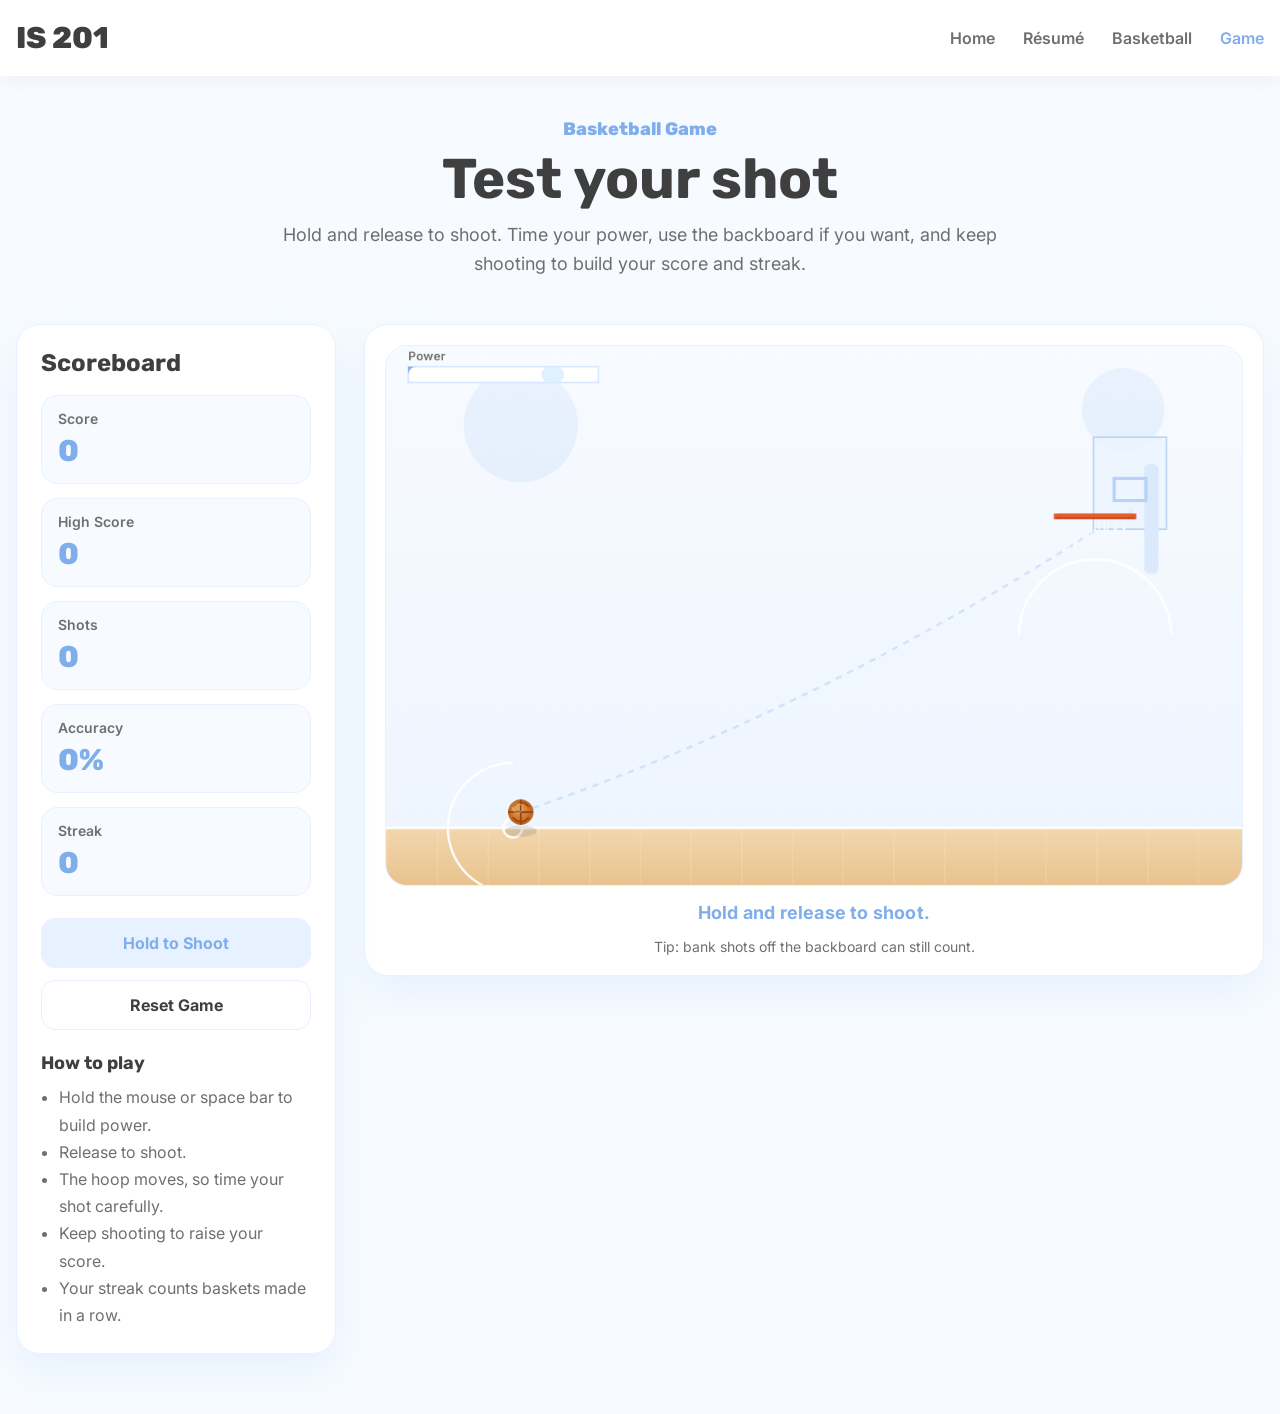
<file: game.html>
<!DOCTYPE html>
<html lang="en">
<head>
  <meta charset="UTF-8" />
  <meta name="viewport" content="width=device-width, initial-scale=1.0" />
  <title>IS 201 | Basketball Game</title>

  <link rel="preconnect" href="https://fonts.googleapis.com">
  <link rel="preconnect" href="https://fonts.gstatic.com" crossorigin>
  <link href="https://fonts.googleapis.com/css2?family=Inter:wght@400;500;600;700;800&family=Rubik:wght@600;700;800&display=swap" rel="stylesheet">

  <style>
    :root {
      --primary-font: "Rubik", sans-serif;
      --secondary-font: "Inter", sans-serif;
      --primary-color: #3f3f3f;
      --secondary-color: #7faeeb;
      --soft-blue: #e8f1ff;
      --bg-color: #f7fbff;
      --card-color: #ffffff;
      --text-color: #6f6f6f;
      --nav-shadow: 0 0 24px rgba(0, 0, 0, 0.06);
      --card-shadow: 0 18px 40px rgba(127, 174, 235, 0.12);
      --court-wood-1: #f2d7ae;
      --court-wood-2: #e9c38e;
      --court-line: rgba(255,255,255,0.95);
      --rim-main: #e45d2b;
      --rim-dark: #c6491d;
    }

    * {
      box-sizing: border-box;
    }

    body {
      margin: 0;
      font-family: var(--secondary-font);
      background: var(--bg-color);
      color: var(--primary-color);
    }

    a {
      text-decoration: none;
      color: inherit;
    }

    .navbar {
      background: var(--card-color);
      box-shadow: var(--nav-shadow);
      padding: 20px 0;
      position: sticky;
      top: 0;
      z-index: 100;
    }

    .container {
      width: min(1320px, calc(100% - 32px));
      margin: 0 auto;
    }

    .nav-inner {
      display: flex;
      align-items: center;
      justify-content: space-between;
      gap: 24px;
      flex-wrap: wrap;
    }

    .brand {
      font-family: var(--primary-font);
      font-size: 30px;
      font-weight: 800;
      color: var(--primary-color);
    }

    .nav-links {
      display: flex;
      align-items: center;
      gap: 28px;
      flex-wrap: wrap;
    }

    .nav-links a {
      font-weight: 600;
      color: var(--text-color);
      transition: 0.25s ease;
    }

    .nav-links a:hover,
    .nav-links a.active {
      color: var(--secondary-color);
    }

    .hero {
      padding: 42px 0 18px;
      text-align: center;
    }

    .eyebrow {
      color: var(--secondary-color);
      font-weight: 800;
      font-family: var(--primary-font);
      font-size: 18px;
      margin-bottom: 10px;
    }

    h1 {
      margin: 0 0 12px;
      font-family: var(--primary-font);
      font-size: clamp(34px, 5vw, 56px);
      line-height: 1.05;
    }

    .subtext {
      margin: 0 auto;
      max-width: 760px;
      color: var(--text-color);
      font-size: 18px;
      line-height: 1.6;
    }

    .game-layout {
      padding: 28px 0 60px;
    }

    .game-grid {
      display: grid;
      grid-template-columns: 320px 1fr;
      gap: 28px;
      align-items: start;
    }

    .card {
      background: var(--card-color);
      border: 1px solid var(--soft-blue);
      border-radius: 24px;
      box-shadow: var(--card-shadow);
    }

    .sidebar {
      padding: 24px;
      position: sticky;
      top: 104px;
    }

    .sidebar h2 {
      margin: 0 0 18px;
      font-family: var(--primary-font);
      font-size: 24px;
    }

    .stat-box {
      display: grid;
      gap: 14px;
      margin-bottom: 22px;
    }

    .stat {
      background: var(--bg-color);
      border: 1px solid var(--soft-blue);
      border-radius: 16px;
      padding: 14px 16px;
    }

    .stat-label {
      color: var(--text-color);
      font-size: 14px;
      font-weight: 600;
      margin-bottom: 6px;
    }

    .stat-value {
      font-family: var(--primary-font);
      font-size: 30px;
      font-weight: 800;
      color: var(--secondary-color);
    }

    .btn-row {
      display: grid;
      gap: 12px;
      margin-bottom: 22px;
    }

    button {
      border: none;
      cursor: pointer;
      font-family: var(--secondary-font);
      font-size: 16px;
      font-weight: 700;
      border-radius: 14px;
      padding: 14px 16px;
      transition: 0.2s ease;
    }

    .primary-btn {
      background: var(--soft-blue);
      color: var(--secondary-color);
      border: 1px solid var(--soft-blue);
    }

    .primary-btn:hover {
      transform: translateY(-1px);
      background: var(--secondary-color);
      color: #fff;
    }

    .secondary-btn {
      background: var(--card-color);
      color: var(--primary-color);
      border: 1px solid var(--soft-blue);
    }

    .secondary-btn:hover {
      transform: translateY(-1px);
      border-color: var(--secondary-color);
      color: var(--secondary-color);
    }

    .instructions {
      margin-top: 12px;
    }

    .instructions h3 {
      margin: 0 0 10px;
      font-size: 18px;
      font-family: var(--primary-font);
    }

    .instructions ul {
      margin: 0;
      padding-left: 18px;
      color: var(--text-color);
      line-height: 1.7;
    }

    .game-card {
      padding: 20px;
    }

    .canvas-wrap {
      position: relative;
      background: linear-gradient(180deg, #f8fbff 0%, #edf5ff 100%);
      border-radius: 22px;
      overflow: hidden;
      border: 1px solid var(--soft-blue);
    }

    canvas {
      display: block;
      width: 100%;
      height: auto;
    }

    .message {
      text-align: center;
      margin-top: 16px;
      min-height: 28px;
      font-weight: 700;
      color: var(--secondary-color);
      letter-spacing: 0.2px;
      font-size: 18px;
    }

    .footer-note {
      margin-top: 8px;
      text-align: center;
      color: var(--text-color);
      font-size: 14px;
    }

    @media (max-width: 1024px) {
      .game-grid {
        grid-template-columns: 1fr;
      }

      .sidebar {
        position: static;
      }
    }

    @media (max-width: 640px) {
      .nav-inner {
        justify-content: center;
      }

      .nav-links {
        justify-content: center;
      }

      .container {
        width: min(100%, calc(100% - 20px));
      }
    }
  </style>
</head>
<body>
  <header class="navbar">
    <div class="container nav-inner">
      <a class="brand" href="../index.html">IS 201</a>
      <nav class="nav-links">
        <a href="../index.html">Home</a>
        <a href="./about.html">Résumé</a>
        <a href="./scratchpage.html">Basketball</a>
        <a class="active" href="./game.html">Game</a>
      </nav>
    </div>
  </header>

  <section class="hero">
    <div class="container">
      <div class="eyebrow">Basketball Game</div>
      <h1>Test your shot</h1>
      <p class="subtext">
        Hold and release to shoot. Time your power, use the backboard if you want,
        and keep shooting to build your score and streak.
      </p>
    </div>
  </section>

  <section class="game-layout">
    <div class="container game-grid">
      <aside class="card sidebar">
        <h2>Scoreboard</h2>

        <div class="stat-box">
          <div class="stat">
            <div class="stat-label">Score</div>
            <div class="stat-value" id="score">0</div>
          </div>

          <div class="stat">
            <div class="stat-label">High Score</div>
            <div class="stat-value" id="highScore">0</div>
          </div>

          <div class="stat">
            <div class="stat-label">Shots</div>
            <div class="stat-value" id="shots">0</div>
          </div>

          <div class="stat">
            <div class="stat-label">Accuracy</div>
            <div class="stat-value" id="accuracy">0%</div>
          </div>

          <div class="stat">
            <div class="stat-label">Streak</div>
            <div class="stat-value" id="streak">0</div>
          </div>
        </div>

        <div class="btn-row">
          <button class="primary-btn" id="shootBtn">Hold to Shoot</button>
          <button class="secondary-btn" id="resetBtn">Reset Game</button>
        </div>

        <div class="instructions">
          <h3>How to play</h3>
          <ul>
            <li>Hold the mouse or space bar to build power.</li>
            <li>Release to shoot.</li>
            <li>The hoop moves, so time your shot carefully.</li>
            <li>Keep shooting to raise your score.</li>
            <li>Your streak counts baskets made in a row.</li>
          </ul>
        </div>
      </aside>

      <div class="card game-card">
        <div class="canvas-wrap">
          <canvas id="gameCanvas" width="1080" height="680"></canvas>
        </div>
        <div class="message" id="message">Hold and release to shoot.</div>
        <div class="footer-note">Tip: bank shots off the backboard can still count.</div>
      </div>
    </div>
  </section>

  <script>
    const canvas = document.getElementById("gameCanvas");
    const ctx = canvas.getContext("2d");

    const scoreEl = document.getElementById("score");
    const highScoreEl = document.getElementById("highScore");
    const shotsEl = document.getElementById("shots");
    const accuracyEl = document.getElementById("accuracy");
    const streakEl = document.getElementById("streak");
    const messageEl = document.getElementById("message");
    const shootBtn = document.getElementById("shootBtn");
    const resetBtn = document.getElementById("resetBtn");

    const gravity = 0.24;
    const floorY = canvas.height - 92;
    const bounceDamp = 0.72;
    const rimBounce = 0.82;
    const backboardBounce = 0.82;
    const friction = 0.995;
    const stopVelocity = 1.15;
    const maxShotTime = 360;

    let score = 0;
    let highScore = 0;
    let shots = 0;
    let streak = 0;

    let charging = false;
    let power = 0;
    let powerDirection = 1;
    const minPower = 0.35;
    const maxPower = 1.0;
    const perfectMin = 0.70;
    const perfectMax = 0.82;

    let scoredThisShot = false;
    let ballBehindRim = false;
    let shotFrames = 0;

    const ball = {
      x: 170,
      y: floorY,
      radius: 16,
      vx: 0,
      vy: 0,
      inAir: false,
      rotation: 0
    };

    const hoop = {
      x: 760,
      y: 215,
      width: 104,
      frontRimX: 0,
      backRimX: 0,
      rimY: 0,
      backboardX: 0,
      backboardY: 0,
      backboardW: 18,
      backboardH: 138,
      direction: 1,
      speed: 1.4,
      moveMin: 650,
      moveMax: 980
    };

    function updateHoopGeometry() {
      hoop.frontRimX = hoop.x;
      hoop.backRimX = hoop.x + hoop.width;
      hoop.rimY = hoop.y;
      hoop.backboardX = hoop.backRimX + 10;
      hoop.backboardY = hoop.y - 66;
    }

    updateHoopGeometry();

    function updateStats() {
      scoreEl.textContent = score;
      highScoreEl.textContent = highScore;
      shotsEl.textContent = shots;
      streakEl.textContent = streak;
      const accuracy = shots === 0 ? 0 : Math.round((score / shots) * 100);
      accuracyEl.textContent = accuracy + "%";
    }

    function setMessage(text) {
      messageEl.textContent = text;
    }

    function readyNextShot() {
      ball.x = 170;
      ball.y = floorY;
      ball.vx = 0;
      ball.vy = 0;
      ball.inAir = false;
      ball.rotation = 0;
      charging = false;
      power = 0;
      powerDirection = 1;
      scoredThisShot = false;
      ballBehindRim = false;
      shotFrames = 0;
    }

    function resetGame() {
      score = 0;
      shots = 0;
      streak = 0;
      updateStats();
      readyNextShot();
      setMessage("Game reset. Hold and release to shoot.");
    }

    function startCharge() {
      if (ball.inAir || charging) return;
      charging = true;
      power = minPower;
      powerDirection = 1;
      setMessage("Charging...");
    }

    function releaseShot() {
      if (!charging || ball.inAir) return;

      charging = false;
      shots += 1;
      scoredThisShot = false;
      ballBehindRim = false;
      shotFrames = 0;

      const targetX = hoop.x + hoop.width / 2;
      const dx = targetX - ball.x;
      const perfectRelease = power >= perfectMin && power <= perfectMax;

      const horizontalScale = perfectRelease ? 74 : 67;
      const liftBoost = perfectRelease ? 1.06 : 1;

      ball.vx = (dx / horizontalScale) * (0.94 + power * 0.20);
      ball.vy = -(8.8 + power * 5.8) * liftBoost;
      ball.inAir = true;

      updateStats();

      if (perfectRelease) {
        setMessage("Perfect release.");
      } else if (power < 0.48) {
        setMessage("A little light.");
      } else if (power > 0.90) {
        setMessage("A little strong.");
      } else {
        setMessage("Shot up...");
      }
    }

    function drawRoundedRect(x, y, w, h, r, fillStyle) {
      ctx.beginPath();
      ctx.moveTo(x + r, y);
      ctx.arcTo(x + w, y, x + w, y + h, r);
      ctx.arcTo(x + w, y + h, x, y + h, r);
      ctx.arcTo(x, y + h, x, y, r);
      ctx.arcTo(x, y, x + w, y, r);
      ctx.closePath();
      ctx.fillStyle = fillStyle;
      ctx.fill();
    }

    function drawCourt() {
      const sky = ctx.createLinearGradient(0, 0, 0, canvas.height);
      sky.addColorStop(0, "#f8fbff");
      sky.addColorStop(1, "#edf5ff");
      ctx.fillStyle = sky;
      ctx.fillRect(0, 0, canvas.width, canvas.height);

      ctx.fillStyle = "rgba(127, 174, 235, 0.12)";
      ctx.beginPath();
      ctx.arc(170, 100, 72, 0, Math.PI * 2);
      ctx.fill();

      ctx.beginPath();
      ctx.arc(930, 80, 52, 0, Math.PI * 2);
      ctx.fill();

      const wood = ctx.createLinearGradient(0, floorY + 20, 0, canvas.height);
      wood.addColorStop(0, "#f2d7ae");
      wood.addColorStop(1, "#e9c38e");

      ctx.fillStyle = wood;
      ctx.fillRect(0, floorY + 20, canvas.width, canvas.height - (floorY + 20));

      ctx.fillStyle = "rgba(255,255,255,0.12)";
      for (let i = 0; i < 18; i++) {
        ctx.fillRect(i * 64, floorY + 20, 2, canvas.height - floorY);
      }

      ctx.strokeStyle = "rgba(255,255,255,0.95)";
      ctx.lineWidth = 3;

      ctx.beginPath();
      ctx.moveTo(0, floorY + 20);
      ctx.lineTo(canvas.width, floorY + 20);
      ctx.stroke();

      ctx.beginPath();
      ctx.arc(160, floorY + 20, 82, Math.PI * 1.5, Math.PI * 0.5, true);
      ctx.stroke();

      ctx.beginPath();
      ctx.arc(160, floorY + 20, 12, 0, Math.PI * 2);
      ctx.stroke();

      ctx.beginPath();
      ctx.arc(hoop.x + hoop.width / 2, hoop.y + 150, 96, Math.PI, 0);
      ctx.stroke();
    }

    function drawBackboard() {
      drawRoundedRect(hoop.backboardX - 64, hoop.backboardY - 34, 92, 116, 10, "rgba(236,245,255,0.82)");
      ctx.strokeStyle = "rgba(186, 211, 243, 0.95)";
      ctx.lineWidth = 2;
      ctx.strokeRect(hoop.backboardX - 64, hoop.backboardY - 34, 92, 116);

      drawRoundedRect(hoop.backboardX, hoop.backboardY, hoop.backboardW, hoop.backboardH, 7, "#dae9fb");

      ctx.strokeStyle = "#b8d2f7";
      ctx.lineWidth = 4;
      ctx.strokeRect(hoop.backboardX - 38, hoop.backboardY + 18, 40, 28);
    }

    function drawSupport() {
      ctx.strokeStyle = "#bdd6f8";
      ctx.lineWidth = 5;
      ctx.beginPath();
      ctx.moveTo(hoop.backboardX - 16, hoop.y - 10);
      ctx.lineTo(hoop.backRimX - 8, hoop.y - 1);
      ctx.stroke();
    }

    function drawNet(backLayer = false) {
      const topY = hoop.rimY + 2;
      const bottomY = hoop.rimY + 44;
      const left = hoop.frontRimX + 12;
      const right = hoop.backRimX - 12;

      ctx.strokeStyle = backLayer ? "rgba(232,240,250,0.55)" : "rgba(247,251,255,0.95)";
      ctx.lineWidth = backLayer ? 1.6 : 2;

      for (let i = 0; i <= 7; i++) {
        const xTop = left + ((right - left) / 7) * i;
        const xBottom = left + 8 + ((right - left - 16) / 7) * i;
        ctx.beginPath();
        ctx.moveTo(xTop, topY);
        ctx.lineTo(xBottom, bottomY);
        ctx.stroke();
      }

      for (let i = 0; i <= 6; i++) {
        const xTop = left + 6 + ((right - left - 12) / 6) * i;
        const xBottom = left + ((right - left) / 6) * i;
        ctx.beginPath();
        ctx.moveTo(xTop, topY);
        ctx.lineTo(xBottom, bottomY);
        ctx.stroke();
      }

      ctx.beginPath();
      ctx.moveTo(left + 8, bottomY);
      ctx.lineTo(right - 8, bottomY);
      ctx.stroke();
    }

    function drawRim(frontLayer = true) {
      if (frontLayer) {
        ctx.strokeStyle = "#e45d2b";
        ctx.lineWidth = 7;
        ctx.beginPath();
        ctx.moveTo(hoop.frontRimX, hoop.rimY);
        ctx.lineTo(hoop.backRimX, hoop.rimY);
        ctx.stroke();

        ctx.strokeStyle = "#c6491d";
        ctx.lineWidth = 2;
        ctx.beginPath();
        ctx.moveTo(hoop.frontRimX + 2, hoop.rimY + 2);
        ctx.lineTo(hoop.backRimX - 2, hoop.rimY + 2);
        ctx.stroke();
      } else {
        ctx.strokeStyle = "rgba(210, 92, 47, 0.40)";
        ctx.lineWidth = 4;
        ctx.beginPath();
        ctx.moveTo(hoop.frontRimX + 4, hoop.rimY - 2);
        ctx.lineTo(hoop.backRimX - 4, hoop.rimY - 2);
        ctx.stroke();
      }
    }

    function drawHoopBack() {
      drawSupport();
      drawBackboard();
      drawRim(false);
      drawNet(true);
    }

    function drawHoopFront() {
      drawNet(false);
      drawRim(true);
    }

    function drawBallShadow() {
      if (!ball.inAir) {
        ctx.beginPath();
        ctx.ellipse(ball.x, floorY + 24, 20, 7, 0, 0, Math.PI * 2);
        ctx.fillStyle = "rgba(0,0,0,0.10)";
        ctx.fill();
      }
    }

    function drawBall() {
      ctx.save();
      ctx.translate(ball.x, ball.y);
      ctx.rotate(ball.rotation);

      const ballGrad = ctx.createRadialGradient(-4, -6, 3, 0, 0, ball.radius);
      ballGrad.addColorStop(0, "#ef9b4f");
      ballGrad.addColorStop(0.55, "#da7a2b");
      ballGrad.addColorStop(1, "#b85f1c");

      ctx.beginPath();
      ctx.arc(0, 0, ball.radius, 0, Math.PI * 2);
      ctx.fillStyle = ballGrad;
      ctx.fill();

      ctx.strokeStyle = "#8c4a18";
      ctx.lineWidth = 2.2;

      ctx.beginPath();
      ctx.moveTo(-ball.radius, 0);
      ctx.lineTo(ball.radius, 0);
      ctx.stroke();

      ctx.beginPath();
      ctx.moveTo(0, -ball.radius);
      ctx.lineTo(0, ball.radius);
      ctx.stroke();

      ctx.beginPath();
      ctx.arc(0, 0, ball.radius - 4, Math.PI * 0.18, Math.PI * 0.82);
      ctx.stroke();

      ctx.beginPath();
      ctx.arc(0, 0, ball.radius - 4, Math.PI * 1.18, Math.PI * 1.82);
      ctx.stroke();

      ctx.strokeStyle = "rgba(255,255,255,0.35)";
      ctx.lineWidth = 1.5;
      ctx.beginPath();
      ctx.arc(-4, -5, ball.radius * 0.38, 0, Math.PI * 2);
      ctx.stroke();

      ctx.restore();
    }

    function drawPowerMeter() {
      const meterX = 28;
      const meterY = 26;
      const meterW = 240;
      const meterH = 20;

      drawRoundedRect(meterX, meterY, meterW, meterH, 10, "#ffffff");
      ctx.strokeStyle = "#d8e7ff";
      ctx.lineWidth = 2;
      ctx.strokeRect(meterX, meterY, meterW, meterH);

      const perfectX = meterX + meterW * perfectMin;
      const perfectW = meterW * (perfectMax - perfectMin);
      drawRoundedRect(perfectX, meterY, perfectW, meterH, 10, "#dff0ff");

      const fillW = meterW * power;
      drawRoundedRect(meterX, meterY, fillW, meterH, 10, "#7faeeb");

      ctx.fillStyle = "#6f6f6f";
      ctx.font = "600 15px Inter";
      ctx.fillText("Power", meterX, meterY - 8);
    }

    function drawAimHint() {
      if (ball.inAir) return;

      ctx.strokeStyle = "rgba(127, 174, 235, 0.28)";
      ctx.lineWidth = 3;
      ctx.setLineDash([8, 8]);

      const targetX = hoop.x + hoop.width / 2;
      const previewVy = -(8.8 + power * 5.8);
      const peakY = ball.y + previewVy * 14;

      ctx.beginPath();
      ctx.moveTo(ball.x, ball.y);
      ctx.quadraticCurveTo((ball.x + targetX) / 2, peakY, targetX, hoop.y + 18);
      ctx.stroke();

      ctx.setLineDash([]);
    }

    function updateCharge() {
      if (!charging || ball.inAir) return;

      power += 0.012 * powerDirection;

      if (power >= maxPower) {
        power = maxPower;
        powerDirection = -1;
      } else if (power <= minPower) {
        power = minPower;
        powerDirection = 1;
      }
    }

    function updateHoop() {
      hoop.x += hoop.direction * hoop.speed;
      updateHoopGeometry();

      if (hoop.x <= hoop.moveMin || hoop.backRimX >= hoop.moveMax) {
        hoop.direction *= -1;
      }
    }

    function circleCollision(px, py, pr, cx, cy, cr) {
      const dx = px - cx;
      const dy = py - cy;
      return Math.hypot(dx, dy) < pr + cr;
    }

    function handleBackboardCollision() {
      const left = hoop.backboardX;
      const right = hoop.backboardX + hoop.backboardW;
      const top = hoop.backboardY;
      const bottom = hoop.backboardY + hoop.backboardH;

      if (
        ball.x + ball.radius > left &&
        ball.x - ball.radius < right &&
        ball.y + ball.radius > top &&
        ball.y - ball.radius < bottom &&
        ball.vx > 0
      ) {
        ball.x = left - ball.radius;
        ball.vx = -Math.abs(ball.vx) * backboardBounce;
        ball.vy *= 0.98;
        setMessage("Off the glass...");
      }
    }

    function handleRimCollision() {
      const rimRadius = 7;

      if (circleCollision(ball.x, ball.y, ball.radius, hoop.frontRimX, hoop.rimY, rimRadius)) {
        const dx = ball.x - hoop.frontRimX;
        const dy = ball.y - hoop.rimY;
        const dist = Math.max(Math.hypot(dx, dy), 0.001);
        const nx = dx / dist;
        const ny = dy / dist;

        ball.x = hoop.frontRimX + nx * (ball.radius + rimRadius);
        ball.y = hoop.rimY + ny * (ball.radius + rimRadius);

        const dot = ball.vx * nx + ball.vy * ny;
        ball.vx = (ball.vx - 2 * dot * nx) * rimBounce;
        ball.vy = (ball.vy - 2 * dot * ny) * rimBounce;
      }

      if (circleCollision(ball.x, ball.y, ball.radius, hoop.backRimX, hoop.rimY, rimRadius)) {
        const dx = ball.x - hoop.backRimX;
        const dy = ball.y - hoop.rimY;
        const dist = Math.max(Math.hypot(dx, dy), 0.001);
        const nx = dx / dist;
        const ny = dy / dist;

        ball.x = hoop.backRimX + nx * (ball.radius + rimRadius);
        ball.y = hoop.rimY + ny * (ball.radius + rimRadius);

        const dot = ball.vx * nx + ball.vy * ny;
        ball.vx = (ball.vx - 2 * dot * nx) * rimBounce;
        ball.vy = (ball.vy - 2 * dot * ny) * rimBounce;
      }
    }

    function checkScore() {
      const scoreTop = hoop.rimY;
      const scoreBottom = hoop.rimY + 38;

      if (
        !scoredThisShot &&
        ball.vy > 0 &&
        ball.x > hoop.frontRimX + 8 &&
        ball.x < hoop.backRimX - 8 &&
        ball.y > scoreTop &&
        ball.y < scoreBottom
      ) {
        score += 1;
        if (score > highScore) highScore = score;
        streak += 1;
        scoredThisShot = true;
        updateStats();

        if (streak >= 3) {
          setMessage("Bucket. You're on fire.");
        } else {
          setMessage("Bucket.");
        }
      }
    }

    function updateBallLayer() {
      ballBehindRim =
        ball.inAir &&
        ball.vy > 0 &&
        ball.x > hoop.frontRimX &&
        ball.x < hoop.backRimX &&
        ball.y > hoop.rimY - 6 &&
        ball.y < hoop.rimY + 48;
    }

    function finishShot(made) {
      if (!made) {
        streak = 0;
        updateStats();
        setMessage("Missed it. Keep shooting.");
      }
      readyNextShot();
    }

    function updateBall() {
      if (!ball.inAir) return;

      shotFrames++;

      ball.x += ball.vx;
      ball.y += ball.vy;
      ball.vy += gravity;
      ball.vx *= friction;
      ball.rotation += 0.085;

      handleBackboardCollision();
      handleRimCollision();
      checkScore();
      updateBallLayer();

      if (ball.y + ball.radius >= floorY + 20) {
        ball.y = floorY + 20 - ball.radius;

        if (Math.abs(ball.vy) > stopVelocity && shotFrames < maxShotTime) {
          ball.vy = -Math.abs(ball.vy) * bounceDamp;
          ball.vx *= 0.94;
        } else {
          finishShot(scoredThisShot);
        }
      }

      if (ball.x > canvas.width + 80 || ball.y < -120 || ball.x < -80 || shotFrames > maxShotTime) {
        finishShot(scoredThisShot);
      }
    }

    function drawScene() {
      ctx.clearRect(0, 0, canvas.width, canvas.height);
      drawCourt();
      drawPowerMeter();
      drawAimHint();
      drawBallShadow();
      drawHoopBack();

      if (ballBehindRim) {
        drawBall();
        drawHoopFront();
      } else {
        drawHoopFront();
        drawBall();
      }
    }

    function animate() {
      updateHoop();
      updateCharge();
      updateBall();
      drawScene();
      requestAnimationFrame(animate);
    }

    shootBtn.addEventListener("mousedown", startCharge);
    shootBtn.addEventListener("mouseup", releaseShot);
    shootBtn.addEventListener("mouseleave", () => {
      if (charging) releaseShot();
    });

    canvas.addEventListener("mousedown", startCharge);
    canvas.addEventListener("mouseup", releaseShot);
    canvas.addEventListener("mouseleave", () => {
      if (charging) releaseShot();
    });

    resetBtn.addEventListener("click", resetGame);

    window.addEventListener("keydown", (e) => {
      if (e.code === "Space" && !e.repeat) {
        e.preventDefault();
        startCharge();
      }
    });

    window.addEventListener("keyup", (e) => {
      if (e.code === "Space") {
        e.preventDefault();
        releaseShot();
      }
    });

    updateStats();
    readyNextShot();
    drawScene();
    animate();
  </script>
</body>
</html>
</file>
